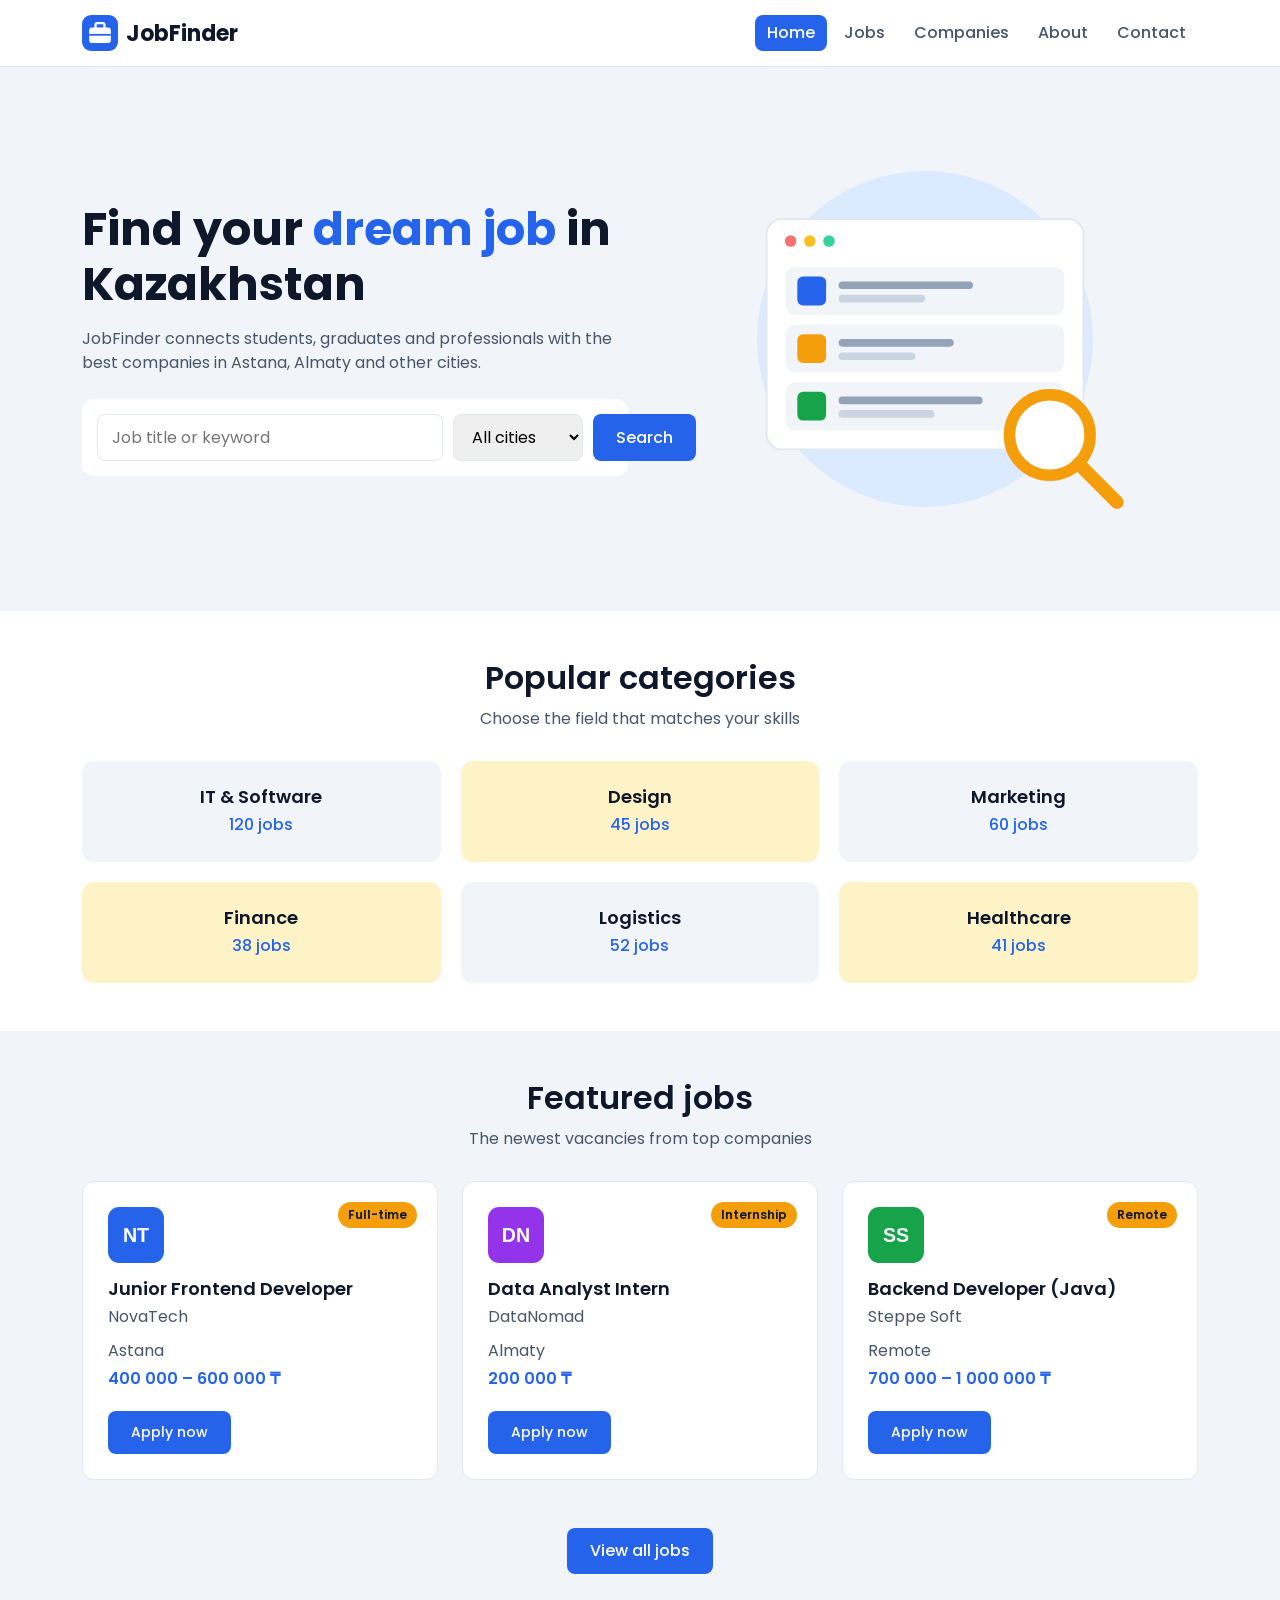
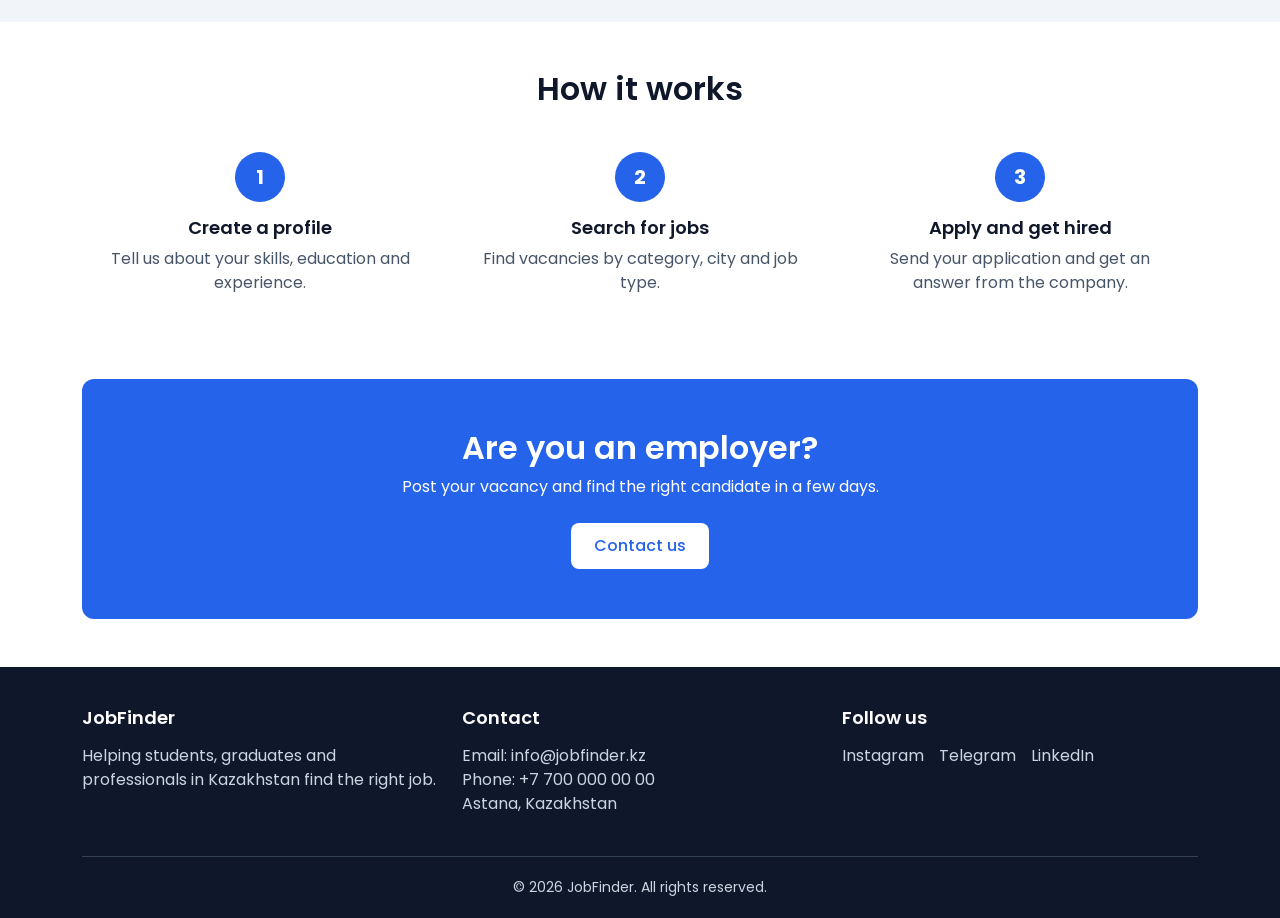
<file: index.html>
<!DOCTYPE html>
<html lang="en">
<head>
    <meta charset="UTF-8">
    <meta name="viewport" content="width=device-width, initial-scale=1.0">
    <title>JobFinder | Home</title>
    <link rel="stylesheet" href="https://fonts.googleapis.com/css2?family=Poppins:wght@400;500;600;700&display=swap">
    <link rel="stylesheet" href="https://cdn.jsdelivr.net/npm/bootstrap@5.3.3/dist/css/bootstrap.min.css">
    <link rel="stylesheet" href="css/style.css">
</head>
<body>

    <header class="site-header">
        <div class="container header-inner">
            <a href="index.html" class="logo">
                <img src="images/logo.svg" alt="JobFinder logo" class="logo-img">
                <span>JobFinder</span>
            </a>
            <nav>
                <ul class="nav-menu">
                    <li><a href="index.html" class="active">Home</a></li>
                    <li><a href="jobs.html">Jobs</a></li>
                    <li><a href="companies.html">Companies</a></li>
                    <li><a href="about.html">About</a></li>
                    <li><a href="contact.html">Contact</a></li>
                </ul>
            </nav>
        </div>
    </header>

    <main>
        <section class="hero">
            <div class="container">
                <div class="row align-items-center g-4">
                    <div class="col-12 col-lg-6">
                        <h1 class="hero-title">Find your <span>dream job</span> in Kazakhstan</h1>
                        <p class="mb-4">JobFinder connects students, graduates and professionals with the best companies in Astana, Almaty and other cities.</p>
                        <form class="search-form" action="jobs.html">
                            <input type="text" name="keyword" placeholder="Job title or keyword">
                            <select name="city">
                                <option value="all">All cities</option>
                                <option value="astana">Astana</option>
                                <option value="almaty">Almaty</option>
                                <option value="shymkent">Shymkent</option>
                                <option value="remote">Remote</option>
                            </select>
                            <button type="submit" class="btn btn-main">Search</button>
                        </form>
                    </div>
                    <div class="col-12 col-lg-6 text-center d-none d-lg-block">
                        <img src="images/hero.svg" alt="Job search illustration" class="hero-img">
                    </div>
                </div>
            </div>
        </section>

        <section class="py-5">
            <div class="container">
                <h2 class="section-title text-center">Popular categories</h2>
                <p class="section-subtitle text-center">Choose the field that matches your skills</p>
                <div class="category-grid">
                    <div class="category-item">
                        <h3>IT &amp; Software</h3>
                        <span class="category-count">120 jobs</span>
                    </div>
                    <div class="category-item">
                        <h3>Design</h3>
                        <span class="category-count">45 jobs</span>
                    </div>
                    <div class="category-item">
                        <h3>Marketing</h3>
                        <span class="category-count">60 jobs</span>
                    </div>
                    <div class="category-item">
                        <h3>Finance</h3>
                        <span class="category-count">38 jobs</span>
                    </div>
                    <div class="category-item">
                        <h3>Logistics</h3>
                        <span class="category-count">52 jobs</span>
                    </div>
                    <div class="category-item">
                        <h3>Healthcare</h3>
                        <span class="category-count">41 jobs</span>
                    </div>
                </div>
            </div>
        </section>

        <section id="featured-jobs" class="py-5">
            <div class="container">
                <h2 class="section-title text-center">Featured jobs</h2>
                <p class="section-subtitle text-center">The newest vacancies from top companies</p>
                <div class="row g-4">
                <div class="col-12 col-md-6 col-lg-4">
                    <article class="job-card">
                        <span class="job-badge">Full-time</span>
                        <img src="images/novatech.svg" alt="NovaTech logo" class="job-logo" loading="lazy">
                        <h3 class="job-title">Junior Frontend Developer</h3>
                        <p class="job-company">NovaTech</p>
                        <ul class="job-info">
                            <li>Astana</li>
                            <li class="job-salary">400 000 – 600 000 ₸</li>
                        </ul>
                        <a href="contact.html" class="btn btn-main btn-sm">Apply now</a>
                    </article>
                </div>
                <div class="col-12 col-md-6 col-lg-4">
                    <article class="job-card">
                        <span class="job-badge">Internship</span>
                        <img src="images/datanomad.svg" alt="DataNomad logo" class="job-logo" loading="lazy">
                        <h3 class="job-title">Data Analyst Intern</h3>
                        <p class="job-company">DataNomad</p>
                        <ul class="job-info">
                            <li>Almaty</li>
                            <li class="job-salary">200 000 ₸</li>
                        </ul>
                        <a href="contact.html" class="btn btn-main btn-sm">Apply now</a>
                    </article>
                </div>
                <div class="col-12 col-md-6 col-lg-4">
                    <article class="job-card">
                        <span class="job-badge">Remote</span>
                        <img src="images/steppesoft.svg" alt="Steppe Soft logo" class="job-logo" loading="lazy">
                        <h3 class="job-title">Backend Developer (Java)</h3>
                        <p class="job-company">Steppe Soft</p>
                        <ul class="job-info">
                            <li>Remote</li>
                            <li class="job-salary">700 000 – 1 000 000 ₸</li>
                        </ul>
                        <a href="contact.html" class="btn btn-main btn-sm">Apply now</a>
                    </article>
                </div>
                </div>
                <div class="text-center mt-5">
                    <a href="jobs.html" class="btn btn-main">View all jobs</a>
                </div>
            </div>
        </section>

        <section class="py-5">
            <div class="container">
                <h2 class="section-title text-center mb-4">How it works</h2>
                <div class="row g-4">
                    <div class="col-12 col-md-4">
                        <div class="step">
                            <span class="step-number">1</span>
                            <h3>Create a profile</h3>
                            <p>Tell us about your skills, education and experience.</p>
                        </div>
                    </div>
                    <div class="col-12 col-md-4">
                        <div class="step">
                            <span class="step-number">2</span>
                            <h3>Search for jobs</h3>
                            <p>Find vacancies by category, city and job type.</p>
                        </div>
                    </div>
                    <div class="col-12 col-md-4">
                        <div class="step">
                            <span class="step-number">3</span>
                            <h3>Apply and get hired</h3>
                            <p>Send your application and get an answer from the company.</p>
                        </div>
                    </div>
                </div>
            </div>
        </section>

        <section class="pb-5">
            <div class="container">
                <div class="cta text-center">
                    <h2>Are you an employer?</h2>
                    <p class="mb-4">Post your vacancy and find the right candidate in a few days.</p>
                    <a href="contact.html" class="btn btn-light-main">Contact us</a>
                </div>
            </div>
        </section>
    </main>

    <footer class="site-footer">
        <div class="container">
            <div class="row">
                <div class="col-12 col-md-4 mb-4">
                    <h3 class="footer-title">JobFinder</h3>
                    <p>Helping students, graduates and professionals in Kazakhstan find the right job.</p>
                </div>
                <div class="col-12 col-md-4 mb-4">
                    <h3 class="footer-title">Contact</h3>
                    <address>
                        Email: info@jobfinder.kz<br>
                        Phone: +7 700 000 00 00<br>
                        Astana, Kazakhstan
                    </address>
                </div>
                <div class="col-12 col-md-4 mb-4">
                    <h3 class="footer-title">Follow us</h3>
                    <ul class="social-links">
                        <li><a href="#">Instagram</a></li>
                        <li><a href="#">Telegram</a></li>
                        <li><a href="#">LinkedIn</a></li>
                    </ul>
                </div>
            </div>
            <p class="copyright text-center mb-0">&copy; 2026 JobFinder. All rights reserved.</p>
        </div>
    </footer>

</body>
</html>
</file>
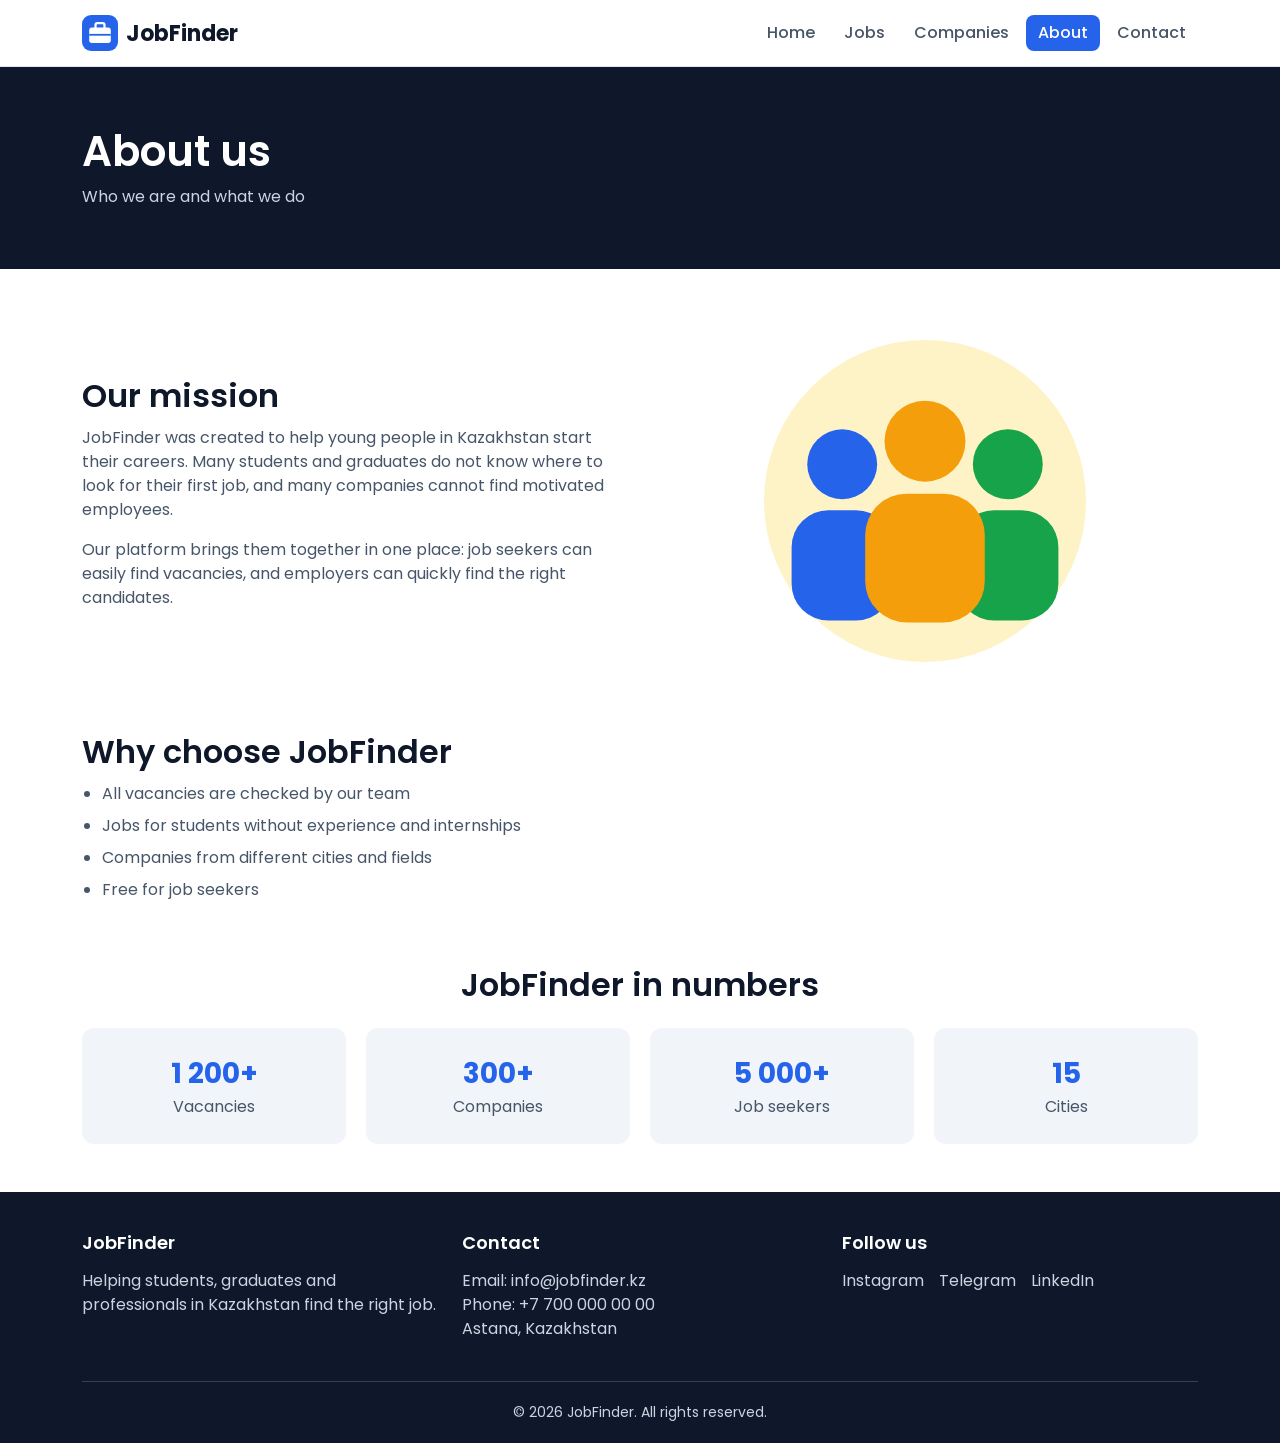
<file: about.html>
<!DOCTYPE html>
<html lang="en">
<head>
    <meta charset="UTF-8">
    <meta name="viewport" content="width=device-width, initial-scale=1.0">
    <title>JobFinder | About</title>
    <link rel="stylesheet" href="https://fonts.googleapis.com/css2?family=Poppins:wght@400;500;600;700&display=swap">
    <link rel="stylesheet" href="https://cdn.jsdelivr.net/npm/bootstrap@5.3.3/dist/css/bootstrap.min.css">
    <link rel="stylesheet" href="css/style.css">
</head>
<body>

    <header class="site-header">
        <div class="container header-inner">
            <a href="index.html" class="logo">
                <img src="images/logo.svg" alt="JobFinder logo" class="logo-img">
                <span>JobFinder</span>
            </a>
            <nav>
                <ul class="nav-menu">
                    <li><a href="index.html">Home</a></li>
                    <li><a href="jobs.html">Jobs</a></li>
                    <li><a href="companies.html">Companies</a></li>
                    <li><a href="about.html" class="active">About</a></li>
                    <li><a href="contact.html">Contact</a></li>
                </ul>
            </nav>
        </div>
    </header>

    <main>
        <section class="page-banner">
            <div class="container">
                <h1>About us</h1>
                <p>Who we are and what we do</p>
            </div>
        </section>

        <section class="py-5">
            <div class="container">
                <div class="row align-items-center g-4">
                    <div class="col-12 col-lg-6">
                        <h2 class="section-title">Our mission</h2>
                        <p>JobFinder was created to help young people in Kazakhstan start their careers. Many students and graduates do not know where to look for their first job, and many companies cannot find motivated employees.</p>
                        <p>Our platform brings them together in one place: job seekers can easily find vacancies, and employers can quickly find the right candidates.</p>
                    </div>
                    <div class="col-12 col-lg-6 text-center">
                        <img src="images/about.svg" alt="Team illustration" class="about-img">
                    </div>
                </div>
            </div>
        </section>

        <section class="pb-5">
            <div class="container">
                <h2 class="section-title">Why choose JobFinder</h2>
                <ul class="values-list">
                    <li>All vacancies are checked by our team</li>
                    <li>Jobs for students without experience and internships</li>
                    <li>Companies from different cities and fields</li>
                    <li>Free for job seekers</li>
                </ul>
            </div>
        </section>

        <section class="pb-5">
            <div class="container">
                <h2 class="section-title text-center mb-4">JobFinder in numbers</h2>
                <div class="stats-grid">
                    <div class="stat-item">
                        <span class="stat-number">1 200+</span>
                        <span>Vacancies</span>
                    </div>
                    <div class="stat-item">
                        <span class="stat-number">300+</span>
                        <span>Companies</span>
                    </div>
                    <div class="stat-item">
                        <span class="stat-number">5 000+</span>
                        <span>Job seekers</span>
                    </div>
                    <div class="stat-item">
                        <span class="stat-number">15</span>
                        <span>Cities</span>
                    </div>
                </div>
            </div>
        </section>
    </main>

    <footer class="site-footer">
        <div class="container">
            <div class="row">
                <div class="col-12 col-md-4 mb-4">
                    <h3 class="footer-title">JobFinder</h3>
                    <p>Helping students, graduates and professionals in Kazakhstan find the right job.</p>
                </div>
                <div class="col-12 col-md-4 mb-4">
                    <h3 class="footer-title">Contact</h3>
                    <address>
                        Email: info@jobfinder.kz<br>
                        Phone: +7 700 000 00 00<br>
                        Astana, Kazakhstan
                    </address>
                </div>
                <div class="col-12 col-md-4 mb-4">
                    <h3 class="footer-title">Follow us</h3>
                    <ul class="social-links">
                        <li><a href="#">Instagram</a></li>
                        <li><a href="#">Telegram</a></li>
                        <li><a href="#">LinkedIn</a></li>
                    </ul>
                </div>
            </div>
            <p class="copyright text-center mb-0">&copy; 2026 JobFinder. All rights reserved.</p>
        </div>
    </footer>

</body>
</html>
</file>
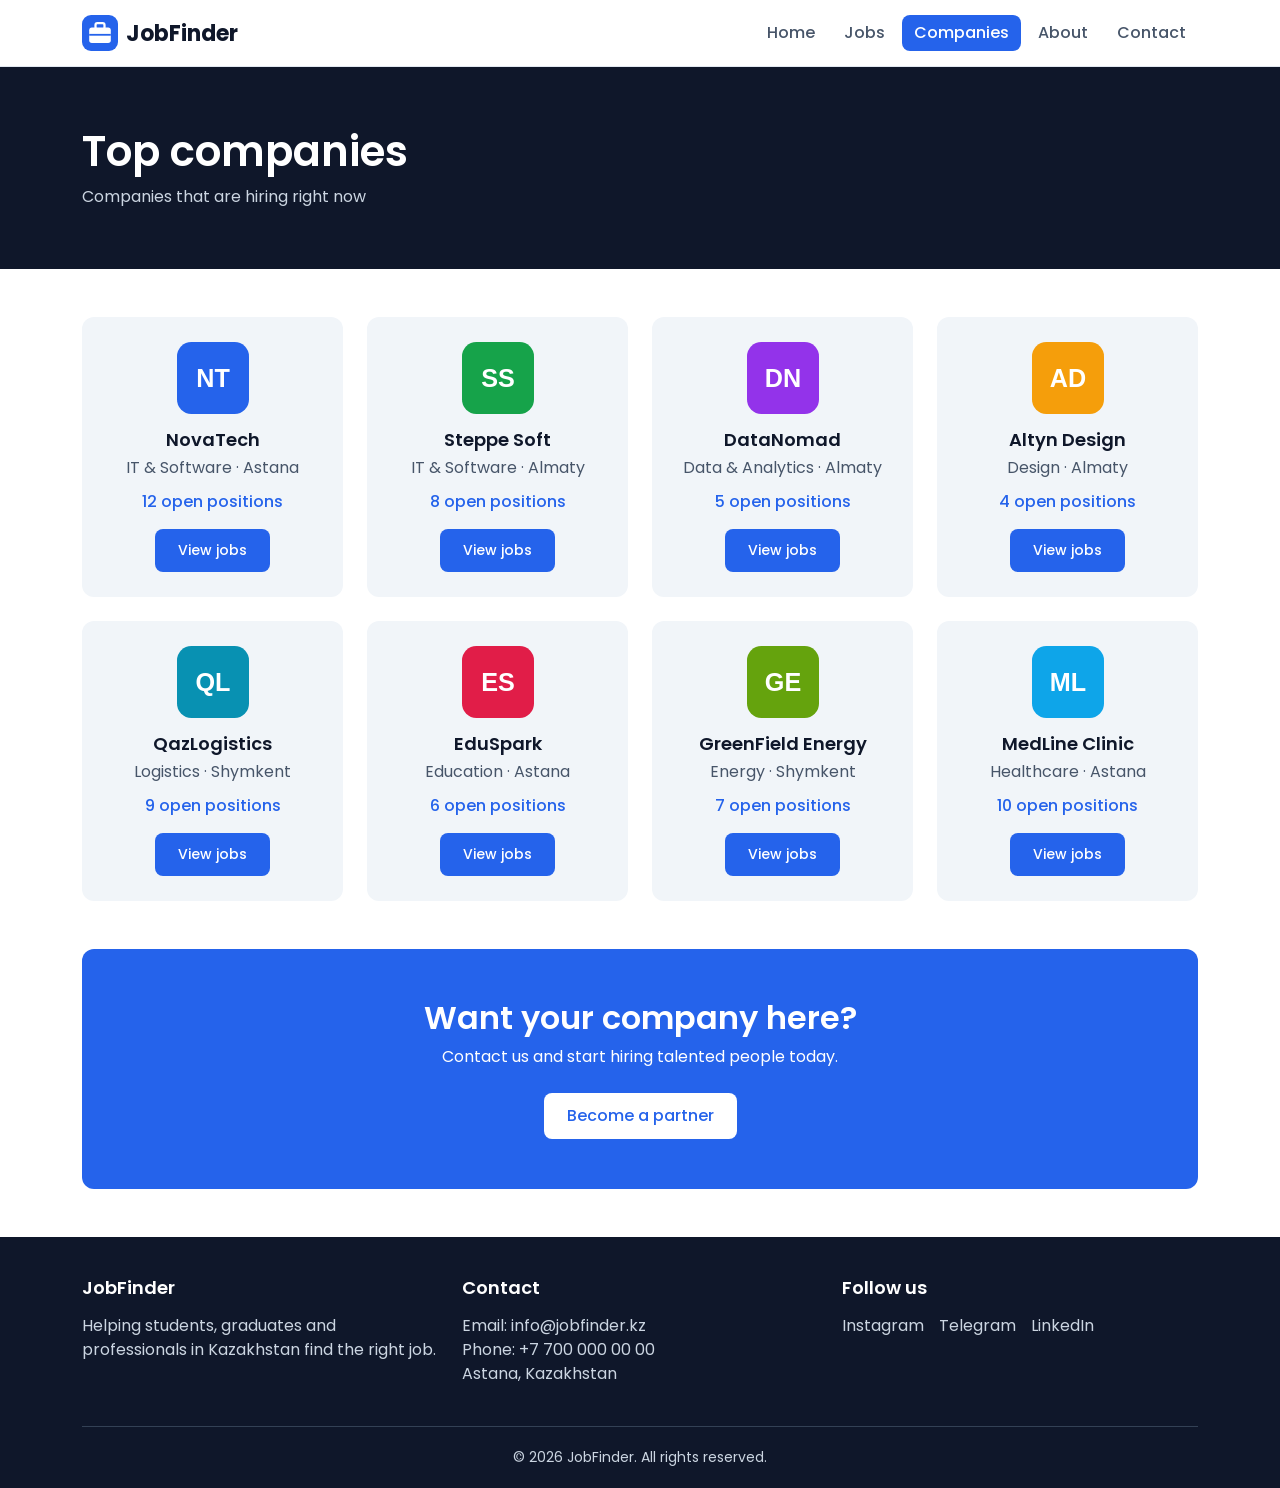
<file: companies.html>
<!DOCTYPE html>
<html lang="en">
<head>
    <meta charset="UTF-8">
    <meta name="viewport" content="width=device-width, initial-scale=1.0">
    <title>JobFinder | Companies</title>
    <link rel="stylesheet" href="https://fonts.googleapis.com/css2?family=Poppins:wght@400;500;600;700&display=swap">
    <link rel="stylesheet" href="https://cdn.jsdelivr.net/npm/bootstrap@5.3.3/dist/css/bootstrap.min.css">
    <link rel="stylesheet" href="css/style.css">
</head>
<body>

    <header class="site-header">
        <div class="container header-inner">
            <a href="index.html" class="logo">
                <img src="images/logo.svg" alt="JobFinder logo" class="logo-img">
                <span>JobFinder</span>
            </a>
            <nav>
                <ul class="nav-menu">
                    <li><a href="index.html">Home</a></li>
                    <li><a href="jobs.html">Jobs</a></li>
                    <li><a href="companies.html" class="active">Companies</a></li>
                    <li><a href="about.html">About</a></li>
                    <li><a href="contact.html">Contact</a></li>
                </ul>
            </nav>
        </div>
    </header>

    <main>
        <section class="page-banner">
            <div class="container">
                <h1>Top companies</h1>
                <p>Companies that are hiring right now</p>
            </div>
        </section>

        <section class="py-5">
            <div class="container">
                <div class="row g-4">
                <div class="col-12 col-md-6 col-lg-3">
                    <article class="company-card">
                        <img src="images/novatech.svg" alt="NovaTech logo" class="company-logo">
                        <h3>NovaTech</h3>
                        <p class="mb-0">IT &amp; Software · Astana</p>
                        <span class="company-jobs">12 open positions</span>
                        <a href="jobs.html" class="btn btn-main btn-sm">View jobs</a>
                    </article>
                </div>
                <div class="col-12 col-md-6 col-lg-3">
                    <article class="company-card">
                        <img src="images/steppesoft.svg" alt="Steppe Soft logo" class="company-logo">
                        <h3>Steppe Soft</h3>
                        <p class="mb-0">IT &amp; Software · Almaty</p>
                        <span class="company-jobs">8 open positions</span>
                        <a href="jobs.html" class="btn btn-main btn-sm">View jobs</a>
                    </article>
                </div>
                <div class="col-12 col-md-6 col-lg-3">
                    <article class="company-card">
                        <img src="images/datanomad.svg" alt="DataNomad logo" class="company-logo">
                        <h3>DataNomad</h3>
                        <p class="mb-0">Data &amp; Analytics · Almaty</p>
                        <span class="company-jobs">5 open positions</span>
                        <a href="jobs.html" class="btn btn-main btn-sm">View jobs</a>
                    </article>
                </div>
                <div class="col-12 col-md-6 col-lg-3">
                    <article class="company-card">
                        <img src="images/altyndesign.svg" alt="Altyn Design logo" class="company-logo">
                        <h3>Altyn Design</h3>
                        <p class="mb-0">Design · Almaty</p>
                        <span class="company-jobs">4 open positions</span>
                        <a href="jobs.html" class="btn btn-main btn-sm">View jobs</a>
                    </article>
                </div>
                <div class="col-12 col-md-6 col-lg-3">
                    <article class="company-card">
                        <img src="images/qazlogistics.svg" alt="QazLogistics logo" class="company-logo" loading="lazy">
                        <h3>QazLogistics</h3>
                        <p class="mb-0">Logistics · Shymkent</p>
                        <span class="company-jobs">9 open positions</span>
                        <a href="jobs.html" class="btn btn-main btn-sm">View jobs</a>
                    </article>
                </div>
                <div class="col-12 col-md-6 col-lg-3">
                    <article class="company-card">
                        <img src="images/eduspark.svg" alt="EduSpark logo" class="company-logo" loading="lazy">
                        <h3>EduSpark</h3>
                        <p class="mb-0">Education · Astana</p>
                        <span class="company-jobs">6 open positions</span>
                        <a href="jobs.html" class="btn btn-main btn-sm">View jobs</a>
                    </article>
                </div>
                <div class="col-12 col-md-6 col-lg-3">
                    <article class="company-card">
                        <img src="images/greenfield.svg" alt="GreenField Energy logo" class="company-logo" loading="lazy">
                        <h3>GreenField Energy</h3>
                        <p class="mb-0">Energy · Shymkent</p>
                        <span class="company-jobs">7 open positions</span>
                        <a href="jobs.html" class="btn btn-main btn-sm">View jobs</a>
                    </article>
                </div>
                <div class="col-12 col-md-6 col-lg-3">
                    <article class="company-card">
                        <img src="images/medline.svg" alt="MedLine Clinic logo" class="company-logo" loading="lazy">
                        <h3>MedLine Clinic</h3>
                        <p class="mb-0">Healthcare · Astana</p>
                        <span class="company-jobs">10 open positions</span>
                        <a href="jobs.html" class="btn btn-main btn-sm">View jobs</a>
                    </article>
                </div>
                </div>
            </div>
        </section>

        <section class="pb-5">
            <div class="container">
                <div class="cta text-center">
                    <h2>Want your company here?</h2>
                    <p class="mb-4">Contact us and start hiring talented people today.</p>
                    <a href="contact.html" class="btn btn-light-main">Become a partner</a>
                </div>
            </div>
        </section>
    </main>

    <footer class="site-footer">
        <div class="container">
            <div class="row">
                <div class="col-12 col-md-4 mb-4">
                    <h3 class="footer-title">JobFinder</h3>
                    <p>Helping students, graduates and professionals in Kazakhstan find the right job.</p>
                </div>
                <div class="col-12 col-md-4 mb-4">
                    <h3 class="footer-title">Contact</h3>
                    <address>
                        Email: info@jobfinder.kz<br>
                        Phone: +7 700 000 00 00<br>
                        Astana, Kazakhstan
                    </address>
                </div>
                <div class="col-12 col-md-4 mb-4">
                    <h3 class="footer-title">Follow us</h3>
                    <ul class="social-links">
                        <li><a href="#">Instagram</a></li>
                        <li><a href="#">Telegram</a></li>
                        <li><a href="#">LinkedIn</a></li>
                    </ul>
                </div>
            </div>
            <p class="copyright text-center mb-0">&copy; 2026 JobFinder. All rights reserved.</p>
        </div>
    </footer>

</body>
</html>
</file>
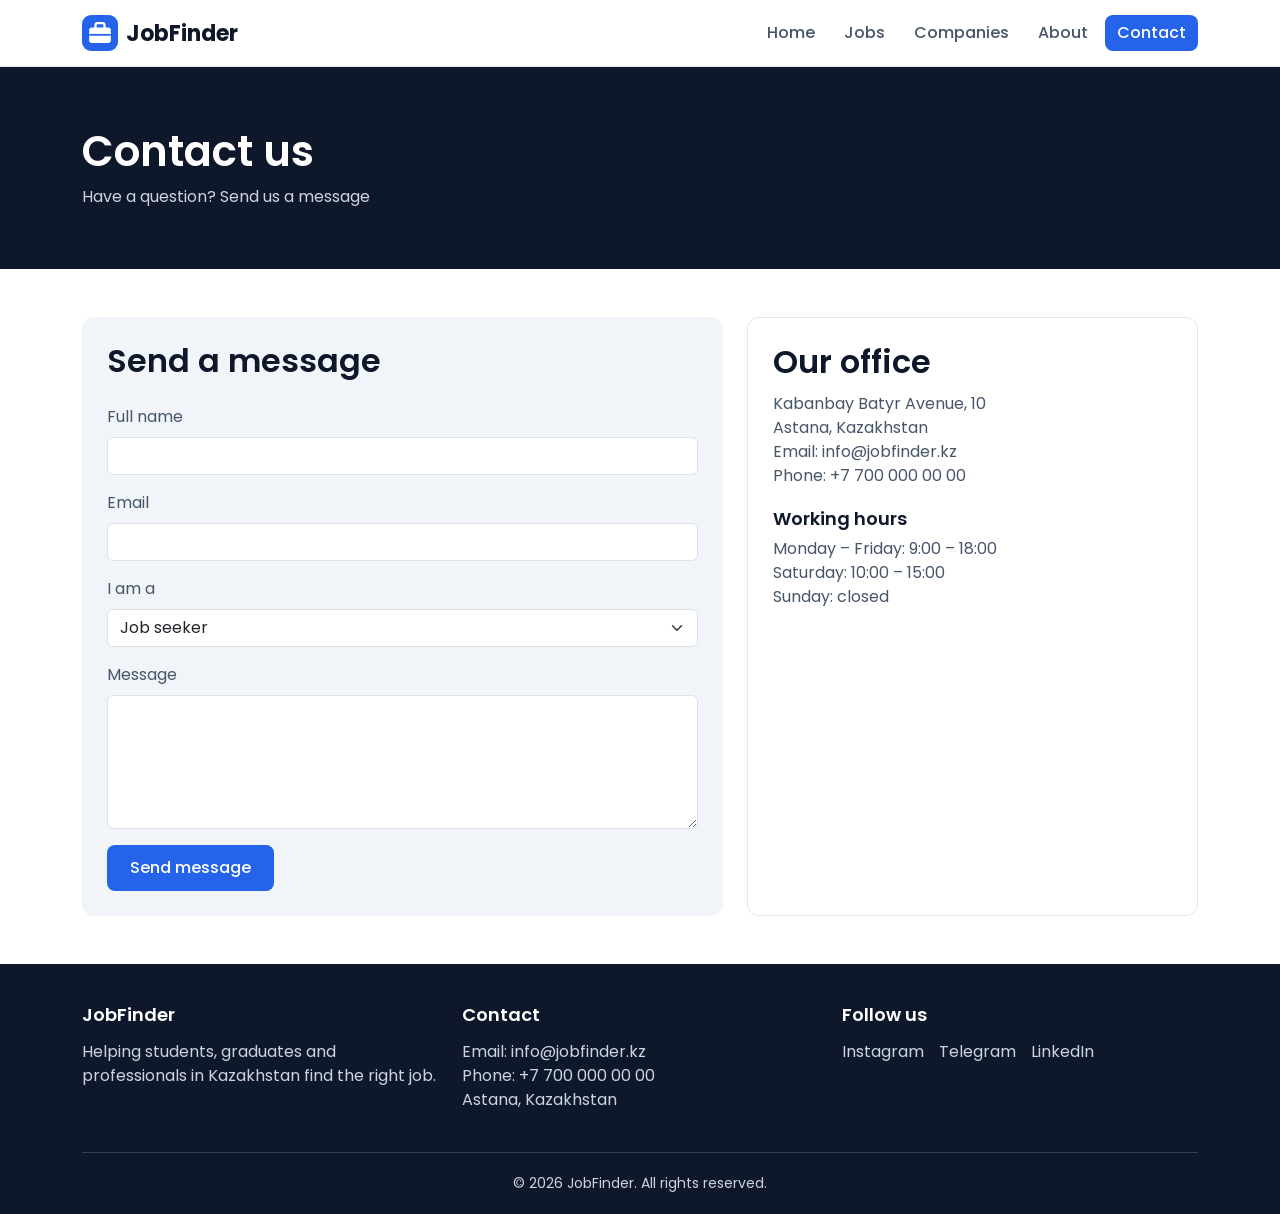
<file: contact.html>
<!DOCTYPE html>
<html lang="en">
<head>
    <meta charset="UTF-8">
    <meta name="viewport" content="width=device-width, initial-scale=1.0">
    <title>JobFinder | Contact</title>
    <link rel="stylesheet" href="https://fonts.googleapis.com/css2?family=Poppins:wght@400;500;600;700&display=swap">
    <link rel="stylesheet" href="https://cdn.jsdelivr.net/npm/bootstrap@5.3.3/dist/css/bootstrap.min.css">
    <link rel="stylesheet" href="css/style.css">
</head>
<body>

    <header class="site-header">
        <div class="container header-inner">
            <a href="index.html" class="logo">
                <img src="images/logo.svg" alt="JobFinder logo" class="logo-img">
                <span>JobFinder</span>
            </a>
            <nav>
                <ul class="nav-menu">
                    <li><a href="index.html">Home</a></li>
                    <li><a href="jobs.html">Jobs</a></li>
                    <li><a href="companies.html">Companies</a></li>
                    <li><a href="about.html">About</a></li>
                    <li><a href="contact.html" class="active">Contact</a></li>
                </ul>
            </nav>
        </div>
    </header>

    <main>
        <section class="page-banner">
            <div class="container">
                <h1>Contact us</h1>
                <p>Have a question? Send us a message</p>
            </div>
        </section>

        <section class="py-5">
            <div class="container">
                <div class="row g-4">
                    <div class="col-12 col-lg-7">
                        <form class="contact-form" action="#">
                            <h2 class="section-title mb-4">Send a message</h2>
                            <div class="mb-3">
                                <label for="name" class="form-label">Full name</label>
                                <input type="text" id="name" name="name" class="form-control" required>
                            </div>
                            <div class="mb-3">
                                <label for="email" class="form-label">Email</label>
                                <input type="email" id="email" name="email" class="form-control" required>
                            </div>
                            <div class="mb-3">
                                <label for="role" class="form-label">I am a</label>
                                <select id="role" name="role" class="form-select">
                                    <option value="seeker">Job seeker</option>
                                    <option value="employer">Employer</option>
                                </select>
                            </div>
                            <div class="mb-3">
                                <label for="message" class="form-label">Message</label>
                                <textarea id="message" name="message" rows="5" class="form-control" required></textarea>
                            </div>
                            <button type="submit" class="btn btn-main">Send message</button>
                        </form>
                    </div>
                    <div class="col-12 col-lg-5">
                        <div class="contact-info">
                            <h2 class="section-title">Our office</h2>
                            <address>
                                Kabanbay Batyr Avenue, 10<br>
                                Astana, Kazakhstan<br>
                                Email: info@jobfinder.kz<br>
                                Phone: +7 700 000 00 00
                            </address>
                            <h3>Working hours</h3>
                            <ul class="hours-list">
                                <li>Monday – Friday: 9:00 – 18:00</li>
                                <li>Saturday: 10:00 – 15:00</li>
                                <li>Sunday: closed</li>
                            </ul>
                        </div>
                    </div>
                </div>
            </div>
        </section>
    </main>

    <footer class="site-footer">
        <div class="container">
            <div class="row">
                <div class="col-12 col-md-4 mb-4">
                    <h3 class="footer-title">JobFinder</h3>
                    <p>Helping students, graduates and professionals in Kazakhstan find the right job.</p>
                </div>
                <div class="col-12 col-md-4 mb-4">
                    <h3 class="footer-title">Contact</h3>
                    <address>
                        Email: info@jobfinder.kz<br>
                        Phone: +7 700 000 00 00<br>
                        Astana, Kazakhstan
                    </address>
                </div>
                <div class="col-12 col-md-4 mb-4">
                    <h3 class="footer-title">Follow us</h3>
                    <ul class="social-links">
                        <li><a href="#">Instagram</a></li>
                        <li><a href="#">Telegram</a></li>
                        <li><a href="#">LinkedIn</a></li>
                    </ul>
                </div>
            </div>
            <p class="copyright text-center mb-0">&copy; 2026 JobFinder. All rights reserved.</p>
        </div>
    </footer>

</body>
</html>
</file>
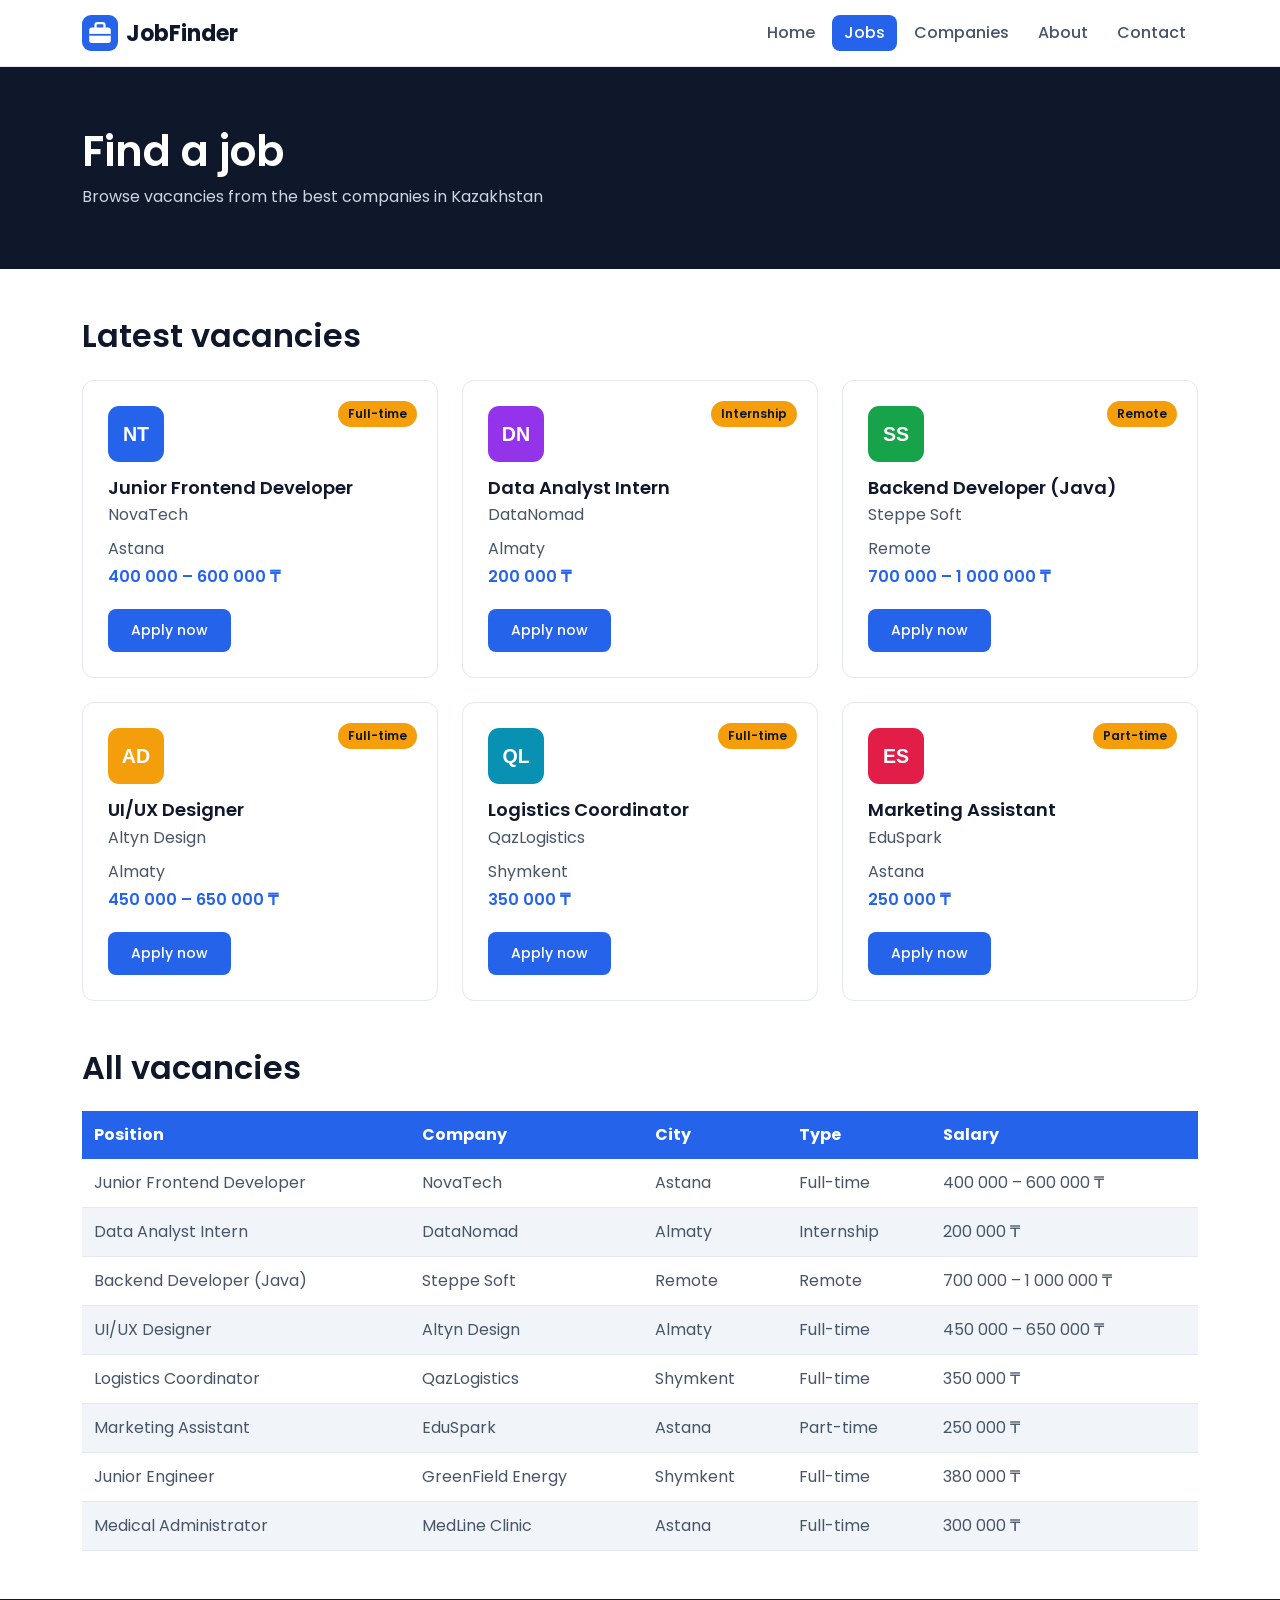
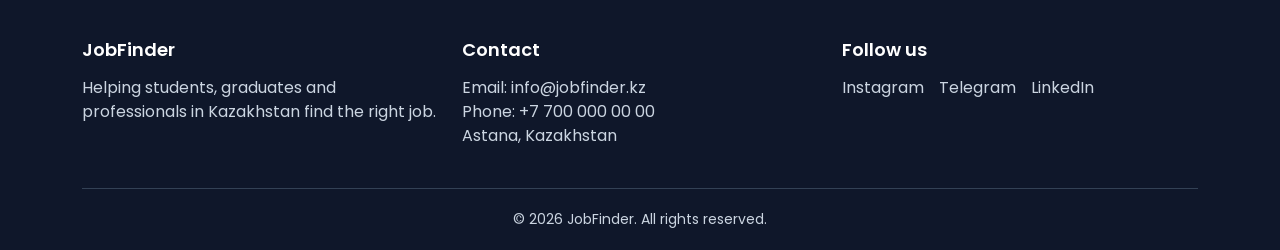
<file: jobs.html>
<!DOCTYPE html>
<html lang="en">
<head>
    <meta charset="UTF-8">
    <meta name="viewport" content="width=device-width, initial-scale=1.0">
    <title>JobFinder | Jobs</title>
    <link rel="stylesheet" href="https://fonts.googleapis.com/css2?family=Poppins:wght@400;500;600;700&display=swap">
    <link rel="stylesheet" href="https://cdn.jsdelivr.net/npm/bootstrap@5.3.3/dist/css/bootstrap.min.css">
    <link rel="stylesheet" href="css/style.css">
</head>
<body>

    <header class="site-header">
        <div class="container header-inner">
            <a href="index.html" class="logo">
                <img src="images/logo.svg" alt="JobFinder logo" class="logo-img">
                <span>JobFinder</span>
            </a>
            <nav>
                <ul class="nav-menu">
                    <li><a href="index.html">Home</a></li>
                    <li><a href="jobs.html" class="active">Jobs</a></li>
                    <li><a href="companies.html">Companies</a></li>
                    <li><a href="about.html">About</a></li>
                    <li><a href="contact.html">Contact</a></li>
                </ul>
            </nav>
        </div>
    </header>

    <main>
        <section class="page-banner">
            <div class="container">
                <h1>Find a job</h1>
                <p>Browse vacancies from the best companies in Kazakhstan</p>
            </div>
        </section>

        <section class="py-5">
            <div class="container">
                <h2 class="section-title mb-4">Latest vacancies</h2>
                <div class="row g-4">
                <div class="col-12 col-md-6 col-lg-4">
                    <article class="job-card">
                        <span class="job-badge">Full-time</span>
                        <img src="images/novatech.svg" alt="NovaTech logo" class="job-logo">
                        <h3 class="job-title">Junior Frontend Developer</h3>
                        <p class="job-company">NovaTech</p>
                        <ul class="job-info">
                            <li>Astana</li>
                            <li class="job-salary">400 000 – 600 000 ₸</li>
                        </ul>
                        <a href="contact.html" class="btn btn-main btn-sm">Apply now</a>
                    </article>
                </div>
                <div class="col-12 col-md-6 col-lg-4">
                    <article class="job-card">
                        <span class="job-badge">Internship</span>
                        <img src="images/datanomad.svg" alt="DataNomad logo" class="job-logo">
                        <h3 class="job-title">Data Analyst Intern</h3>
                        <p class="job-company">DataNomad</p>
                        <ul class="job-info">
                            <li>Almaty</li>
                            <li class="job-salary">200 000 ₸</li>
                        </ul>
                        <a href="contact.html" class="btn btn-main btn-sm">Apply now</a>
                    </article>
                </div>
                <div class="col-12 col-md-6 col-lg-4">
                    <article class="job-card">
                        <span class="job-badge">Remote</span>
                        <img src="images/steppesoft.svg" alt="Steppe Soft logo" class="job-logo">
                        <h3 class="job-title">Backend Developer (Java)</h3>
                        <p class="job-company">Steppe Soft</p>
                        <ul class="job-info">
                            <li>Remote</li>
                            <li class="job-salary">700 000 – 1 000 000 ₸</li>
                        </ul>
                        <a href="contact.html" class="btn btn-main btn-sm">Apply now</a>
                    </article>
                </div>
                <div class="col-12 col-md-6 col-lg-4">
                    <article class="job-card">
                        <span class="job-badge">Full-time</span>
                        <img src="images/altyndesign.svg" alt="Altyn Design logo" class="job-logo" loading="lazy">
                        <h3 class="job-title">UI/UX Designer</h3>
                        <p class="job-company">Altyn Design</p>
                        <ul class="job-info">
                            <li>Almaty</li>
                            <li class="job-salary">450 000 – 650 000 ₸</li>
                        </ul>
                        <a href="contact.html" class="btn btn-main btn-sm">Apply now</a>
                    </article>
                </div>
                <div class="col-12 col-md-6 col-lg-4">
                    <article class="job-card">
                        <span class="job-badge">Full-time</span>
                        <img src="images/qazlogistics.svg" alt="QazLogistics logo" class="job-logo" loading="lazy">
                        <h3 class="job-title">Logistics Coordinator</h3>
                        <p class="job-company">QazLogistics</p>
                        <ul class="job-info">
                            <li>Shymkent</li>
                            <li class="job-salary">350 000 ₸</li>
                        </ul>
                        <a href="contact.html" class="btn btn-main btn-sm">Apply now</a>
                    </article>
                </div>
                <div class="col-12 col-md-6 col-lg-4">
                    <article class="job-card">
                        <span class="job-badge">Part-time</span>
                        <img src="images/eduspark.svg" alt="EduSpark logo" class="job-logo" loading="lazy">
                        <h3 class="job-title">Marketing Assistant</h3>
                        <p class="job-company">EduSpark</p>
                        <ul class="job-info">
                            <li>Astana</li>
                            <li class="job-salary">250 000 ₸</li>
                        </ul>
                        <a href="contact.html" class="btn btn-main btn-sm">Apply now</a>
                    </article>
                </div>
                </div>
            </div>
        </section>

        <section class="pb-5">
            <div class="container">
                <h2 class="section-title mb-4">All vacancies</h2>
                <div class="table-responsive">
                    <table class="jobs-table">
                        <thead>
                            <tr>
                                <th>Position</th>
                                <th>Company</th>
                                <th>City</th>
                                <th>Type</th>
                                <th>Salary</th>
                            </tr>
                        </thead>
                        <tbody>
                            <tr>
                                <td>Junior Frontend Developer</td>
                                <td>NovaTech</td>
                                <td>Astana</td>
                                <td>Full-time</td>
                                <td>400 000 – 600 000 ₸</td>
                            </tr>
                            <tr>
                                <td>Data Analyst Intern</td>
                                <td>DataNomad</td>
                                <td>Almaty</td>
                                <td>Internship</td>
                                <td>200 000 ₸</td>
                            </tr>
                            <tr>
                                <td>Backend Developer (Java)</td>
                                <td>Steppe Soft</td>
                                <td>Remote</td>
                                <td>Remote</td>
                                <td>700 000 – 1 000 000 ₸</td>
                            </tr>
                            <tr>
                                <td>UI/UX Designer</td>
                                <td>Altyn Design</td>
                                <td>Almaty</td>
                                <td>Full-time</td>
                                <td>450 000 – 650 000 ₸</td>
                            </tr>
                            <tr>
                                <td>Logistics Coordinator</td>
                                <td>QazLogistics</td>
                                <td>Shymkent</td>
                                <td>Full-time</td>
                                <td>350 000 ₸</td>
                            </tr>
                            <tr>
                                <td>Marketing Assistant</td>
                                <td>EduSpark</td>
                                <td>Astana</td>
                                <td>Part-time</td>
                                <td>250 000 ₸</td>
                            </tr>
                            <tr>
                                <td>Junior Engineer</td>
                                <td>GreenField Energy</td>
                                <td>Shymkent</td>
                                <td>Full-time</td>
                                <td>380 000 ₸</td>
                            </tr>
                            <tr>
                                <td>Medical Administrator</td>
                                <td>MedLine Clinic</td>
                                <td>Astana</td>
                                <td>Full-time</td>
                                <td>300 000 ₸</td>
                            </tr>
                        </tbody>
                    </table>
                </div>
            </div>
        </section>
    </main>

    <footer class="site-footer">
        <div class="container">
            <div class="row">
                <div class="col-12 col-md-4 mb-4">
                    <h3 class="footer-title">JobFinder</h3>
                    <p>Helping students, graduates and professionals in Kazakhstan find the right job.</p>
                </div>
                <div class="col-12 col-md-4 mb-4">
                    <h3 class="footer-title">Contact</h3>
                    <address>
                        Email: info@jobfinder.kz<br>
                        Phone: +7 700 000 00 00<br>
                        Astana, Kazakhstan
                    </address>
                </div>
                <div class="col-12 col-md-4 mb-4">
                    <h3 class="footer-title">Follow us</h3>
                    <ul class="social-links">
                        <li><a href="#">Instagram</a></li>
                        <li><a href="#">Telegram</a></li>
                        <li><a href="#">LinkedIn</a></li>
                    </ul>
                </div>
            </div>
            <p class="copyright text-center mb-0">&copy; 2026 JobFinder. All rights reserved.</p>
        </div>
    </footer>

</body>
</html>
</file>
<file: css/style.css>
:root {
    --primary: #2563eb;
    --primary-dark: #1d4ed8;
    --accent: #f59e0b;
    --dark: #0f172a;
    --light: #f1f5f9;
    --text: #475569;
    --white: #ffffff;
    --border: #e2e8f0;
    --font-main: "Poppins", sans-serif;
    --radius: 12px;
}

body {
    font-family: var(--font-main);
    font-size: 15px;
    color: var(--text);
    background-color: var(--white);
}

h1,
h2,
h3 {
    color: var(--dark);
    font-weight: 600;
}

a {
    text-decoration: none;
}

.site-header {
    background-color: var(--white);
    border-bottom: 1px solid var(--border);
    padding: 15px 0;
}

.header-inner {
    display: flex;
    flex-direction: column;
    align-items: center;
    gap: 12px;
}

.logo {
    display: flex;
    align-items: center;
    gap: 8px;
    font-size: 22px;
    font-weight: 700;
    color: var(--dark);
}

.logo-img {
    width: 36px;
    height: 36px;
}

.nav-menu {
    display: flex;
    flex-wrap: wrap;
    justify-content: center;
    gap: 5px;
    list-style: none;
    margin: 0;
    padding: 0;
}

.nav-menu a {
    display: block;
    padding: 6px 12px;
    border-radius: 8px;
    color: var(--text);
    font-weight: 500;
}

.nav-menu a:hover,
.nav-menu a:focus {
    background-color: var(--light);
    color: var(--primary);
}

.nav-menu a.active {
    background-color: var(--primary);
    color: var(--white);
}

.btn-main {
    background-color: var(--primary);
    color: var(--white);
    border-radius: 8px;
    padding: 10px 22px;
    font-weight: 500;
}

.btn-main:hover,
.btn-main:focus {
    background-color: var(--primary-dark);
    color: var(--white);
}

.btn-light-main {
    background-color: var(--white);
    color: var(--primary);
    border-radius: 8px;
    padding: 10px 22px;
    font-weight: 500;
}

.btn-light-main:hover,
.btn-light-main:focus {
    background-color: var(--accent);
    color: var(--dark);
}

.hero {
    background-color: var(--light);
    padding: 40px 0;
}

.hero-title {
    font-size: 28px;
    font-weight: 700;
    margin-bottom: 15px;
}

.hero-title span {
    color: var(--primary);
}

.hero-img {
    width: 100%;
    max-width: 480px;
}

.search-form {
    display: flex;
    flex-direction: column;
    gap: 10px;
    background-color: var(--white);
    padding: 15px;
    border-radius: var(--radius);
}

.search-form input,
.search-form select {
    padding: 10px 14px;
    border: 1px solid var(--border);
    border-radius: 8px;
    font-family: var(--font-main);
}

.search-form input {
    flex: 1;
}

.section-title {
    font-size: 24px;
    margin-bottom: 10px;
}

.section-subtitle {
    margin-bottom: 30px;
}

.category-grid {
    display: grid;
    grid-template-columns: 1fr;
    gap: 20px;
}

.category-item {
    background-color: var(--light);
    border-radius: var(--radius);
    padding: 25px;
    text-align: center;
}

.category-item:nth-child(even) {
    background-color: #fef3c7;
}

.category-item h3 {
    font-size: 18px;
    margin-bottom: 5px;
}

.category-count {
    color: var(--primary);
    font-weight: 500;
}

#featured-jobs {
    background-color: var(--light);
}

.job-card {
    position: relative;
    height: 100%;
    background-color: var(--white);
    border: 1px solid var(--border);
    border-radius: var(--radius);
    padding: 25px;
}

.job-card:hover {
    box-shadow: 0 8px 20px rgba(15, 23, 42, 0.1);
}

.job-badge {
    position: absolute;
    top: 20px;
    right: 20px;
    background-color: var(--accent);
    color: var(--dark);
    font-size: 12px;
    font-weight: 600;
    padding: 4px 10px;
    border-radius: 20px;
}

.job-logo {
    width: 56px;
    height: 56px;
    margin-bottom: 15px;
}

.job-title {
    font-size: 18px;
    margin-bottom: 5px;
}

.job-company {
    margin-bottom: 10px;
}

.job-info {
    list-style: none;
    padding: 0;
    margin-bottom: 20px;
}

.job-info li {
    margin-bottom: 4px;
}

.job-salary {
    color: var(--primary);
    font-weight: 600;
}

.step {
    text-align: center;
    padding: 20px;
}

.step-number {
    display: inline-flex;
    align-items: center;
    justify-content: center;
    width: 50px;
    height: 50px;
    border-radius: 50%;
    background-color: var(--primary);
    color: var(--white);
    font-size: 20px;
    font-weight: 700;
    margin-bottom: 15px;
}

.step h3 {
    font-size: 18px;
}

.cta {
    background-color: var(--primary);
    color: var(--white);
    border-radius: var(--radius);
    padding: 40px 20px;
}

.cta h2 {
    color: var(--white);
}

.page-banner {
    background-color: var(--dark);
    padding: 40px 0;
}

.page-banner h1 {
    color: var(--white);
    font-size: 28px;
}

.page-banner p {
    color: #cbd5e1;
    margin: 0;
}

.jobs-table {
    width: 100%;
    min-width: 600px;
    border-collapse: collapse;
}

.jobs-table th {
    background-color: var(--primary);
    color: var(--white);
    padding: 12px;
    text-align: left;
}

.jobs-table td {
    padding: 12px;
    border-bottom: 1px solid var(--border);
}

.jobs-table tbody tr:nth-child(even) {
    background-color: var(--light);
}

.company-card {
    height: 100%;
    background-color: var(--light);
    border-radius: var(--radius);
    padding: 25px;
    text-align: center;
}

.company-logo {
    width: 72px;
    height: 72px;
    margin-bottom: 15px;
}

.company-card h3 {
    font-size: 18px;
    margin-bottom: 5px;
}

.company-jobs {
    display: block;
    color: var(--primary);
    font-weight: 500;
    margin: 10px 0 15px;
}

.about-img {
    width: 100%;
    max-width: 460px;
}

.values-list {
    padding-left: 20px;
}

.values-list li {
    margin-bottom: 8px;
}

.stats-grid {
    display: grid;
    grid-template-columns: repeat(2, 1fr);
    gap: 20px;
}

.stat-item {
    background-color: var(--light);
    border-radius: var(--radius);
    padding: 25px;
    text-align: center;
}

.stat-number {
    display: block;
    font-size: 28px;
    font-weight: 700;
    color: var(--primary);
}

.contact-form {
    background-color: var(--light);
    border-radius: var(--radius);
    padding: 25px;
}

.contact-info {
    height: 100%;
    border: 1px solid var(--border);
    border-radius: var(--radius);
    padding: 25px;
}

.contact-info h3 {
    font-size: 18px;
    margin-top: 20px;
}

.hours-list {
    list-style: none;
    padding: 0;
}

.site-footer {
    background-color: var(--dark);
    color: #cbd5e1;
    padding: 40px 0 20px;
}

.footer-title {
    color: var(--white);
    font-size: 18px;
    margin-bottom: 15px;
}

.social-links {
    display: flex;
    gap: 15px;
    list-style: none;
    padding: 0;
}

.social-links a {
    color: #cbd5e1;
}

.social-links a:hover,
.social-links a:focus {
    color: var(--accent);
}

.copyright {
    border-top: 1px solid #334155;
    padding-top: 20px;
    font-size: 14px;
}

@media (min-width: 768px) {
    body {
        font-size: 16px;
    }

    .header-inner {
        flex-direction: row;
        justify-content: space-between;
    }

    .hero {
        padding: 60px 0;
    }

    .hero-title {
        font-size: 36px;
    }

    .search-form {
        flex-direction: row;
    }

    .section-title {
        font-size: 28px;
    }

    .category-grid {
        grid-template-columns: repeat(2, 1fr);
    }

    .cta {
        padding: 50px 40px;
    }

    .page-banner {
        padding: 60px 0;
    }

    .page-banner h1 {
        font-size: 36px;
    }
}

@media (min-width: 992px) {
    .hero {
        padding: 80px 0;
    }

    .hero-title {
        font-size: 46px;
    }

    .section-title {
        font-size: 32px;
    }

    .category-grid {
        grid-template-columns: repeat(3, 1fr);
    }

    .stats-grid {
        grid-template-columns: repeat(4, 1fr);
    }

    .page-banner h1 {
        font-size: 42px;
    }
}
</file>
